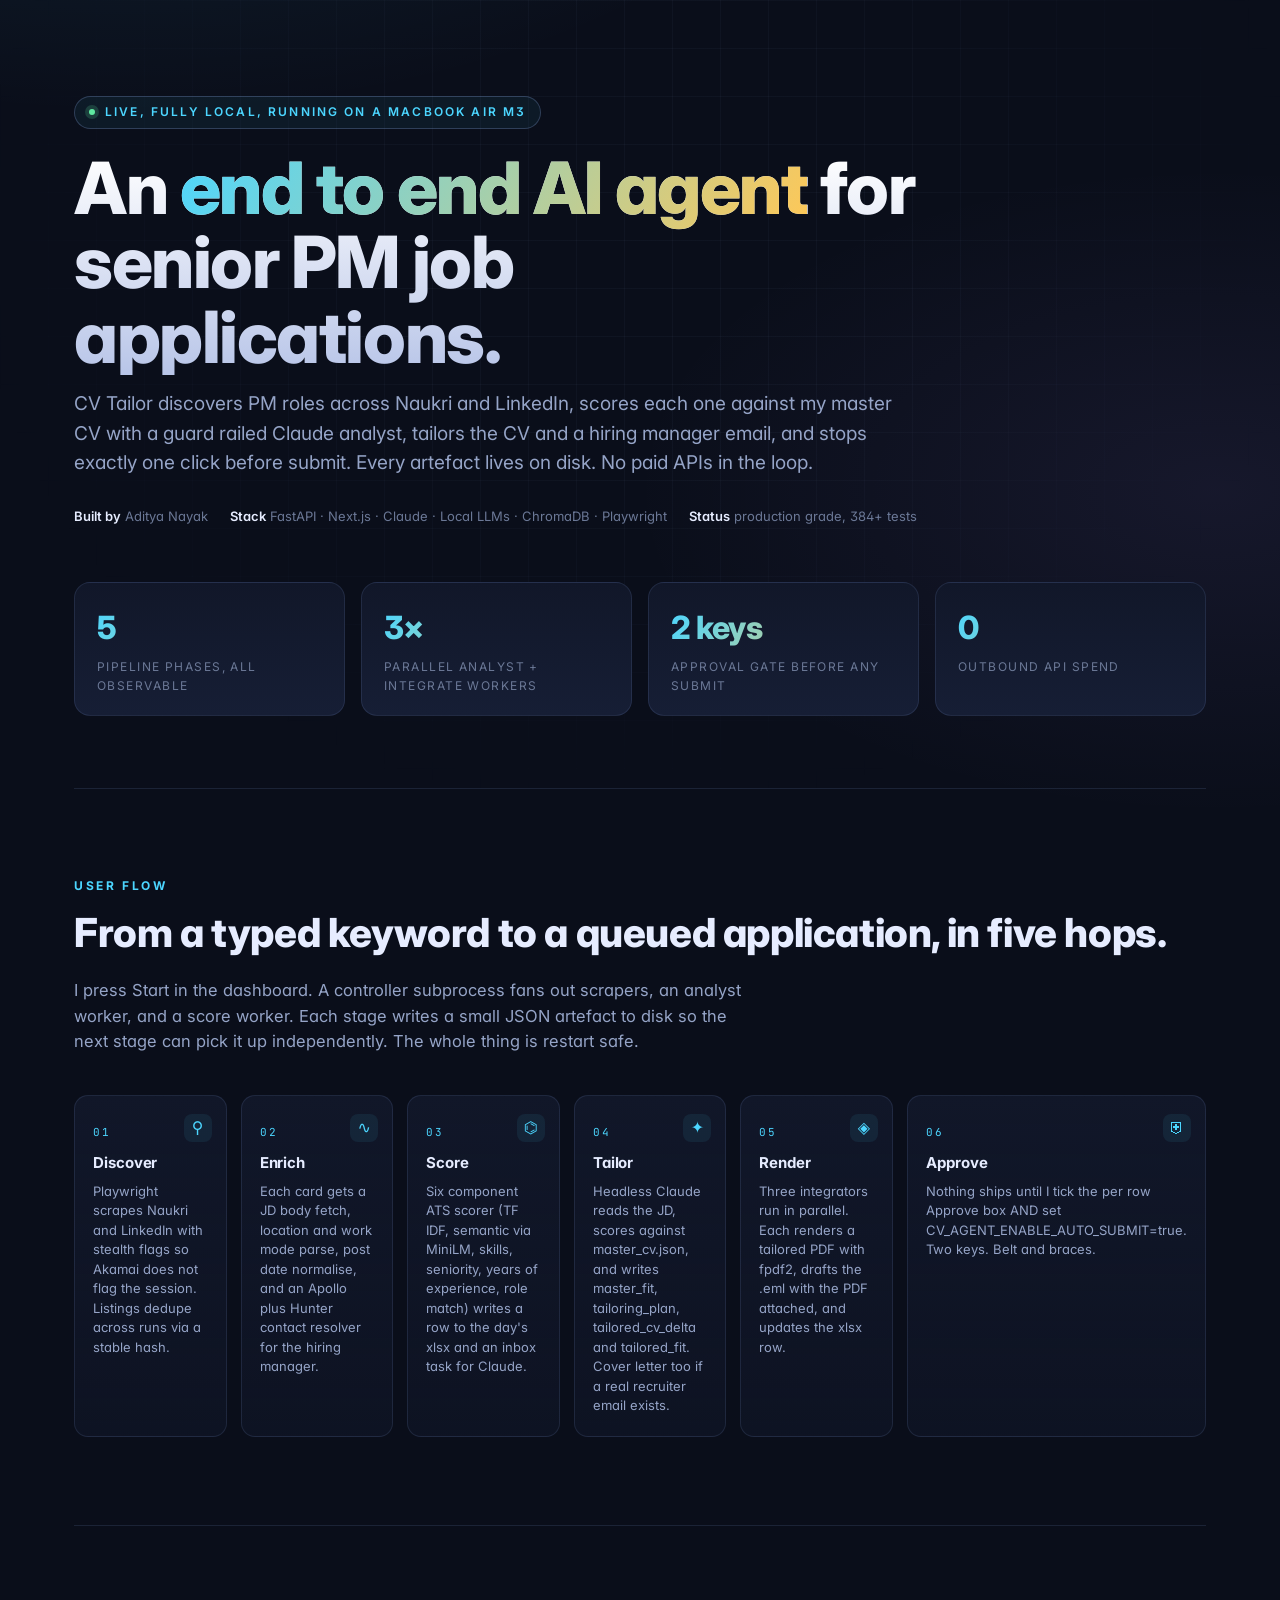
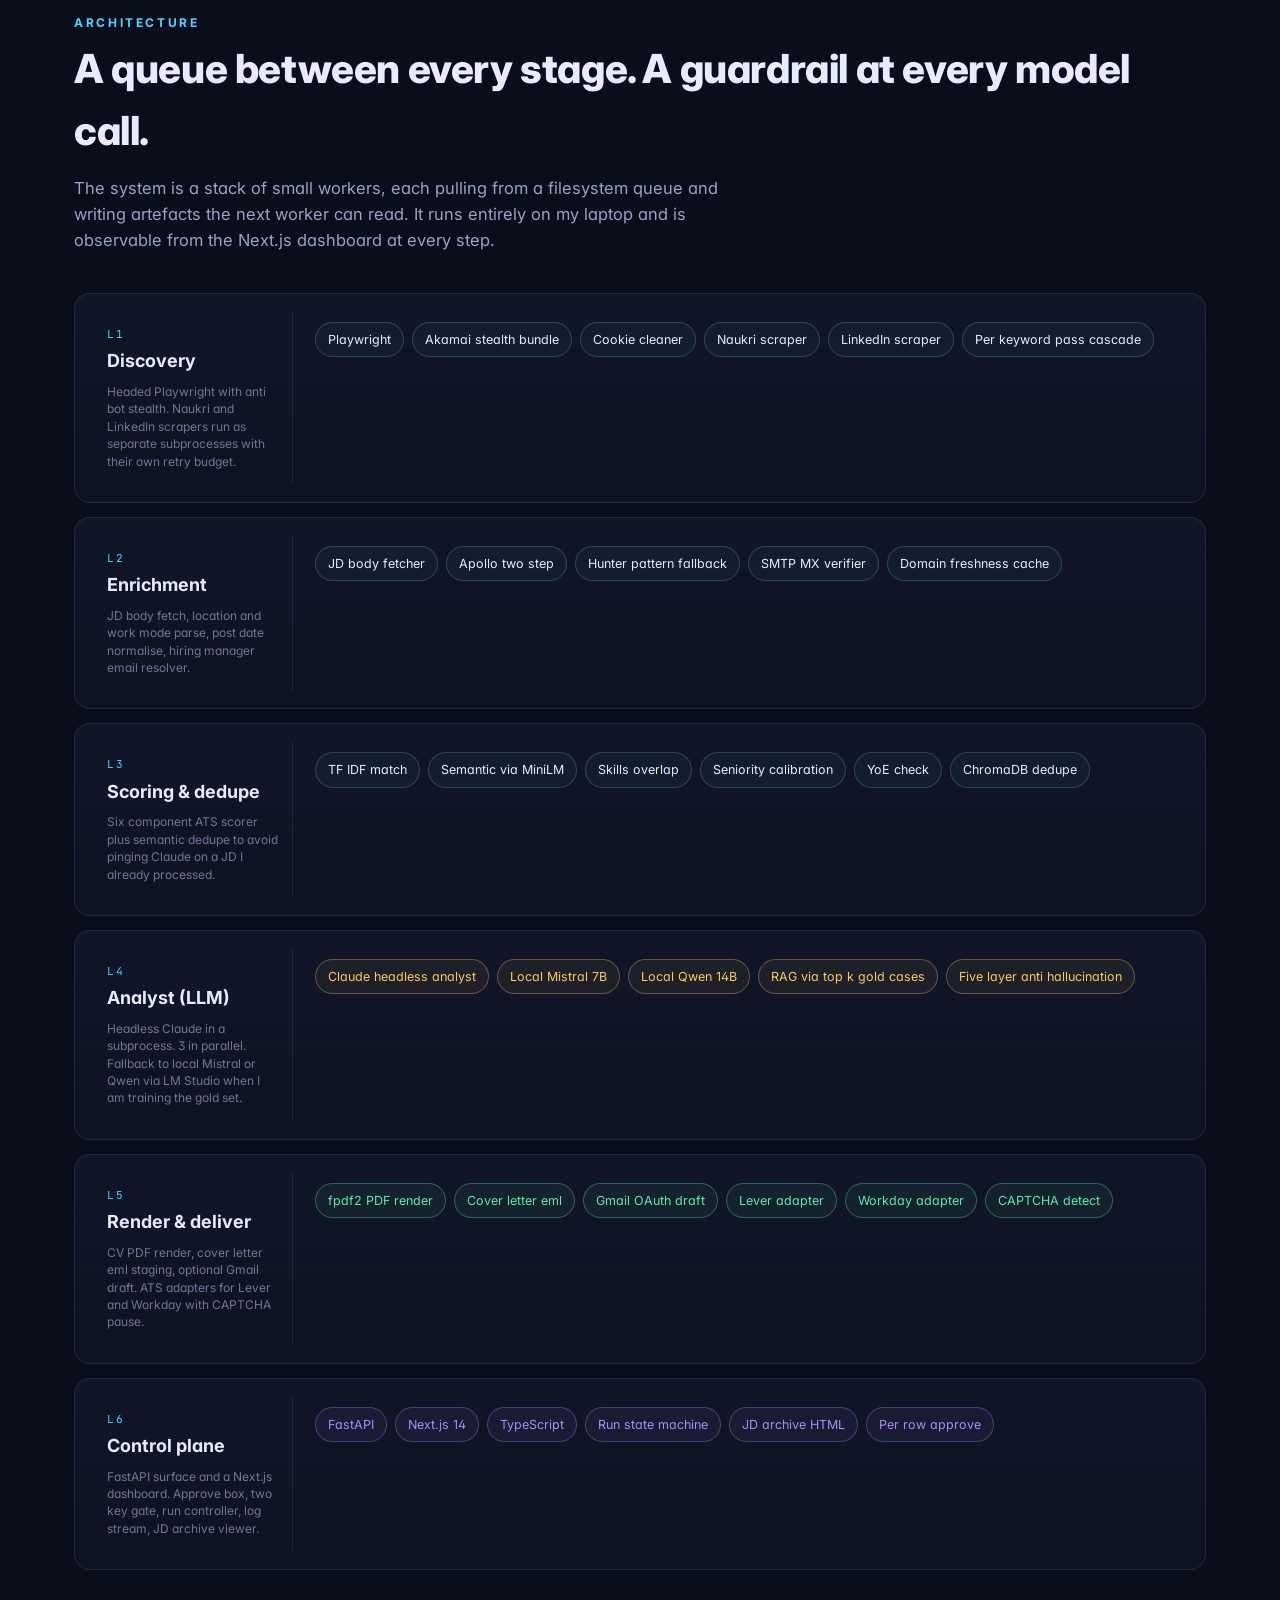
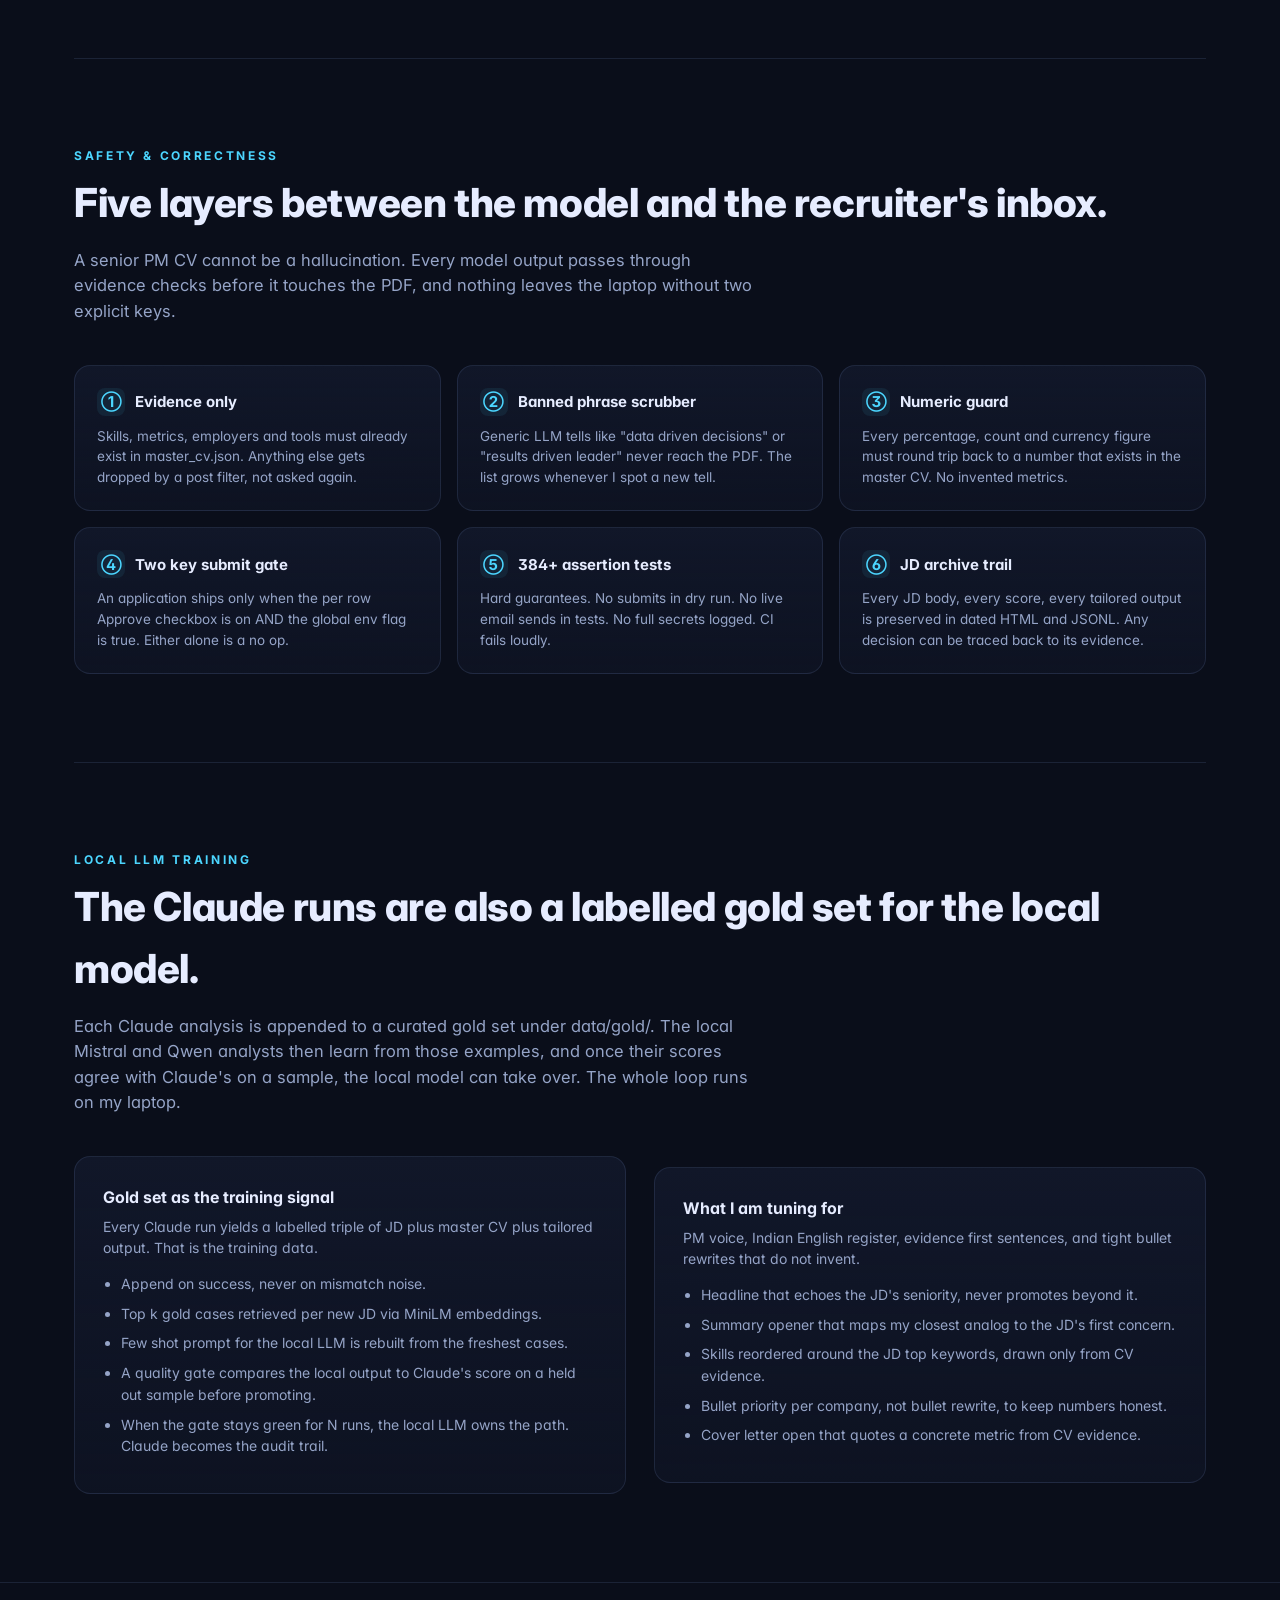
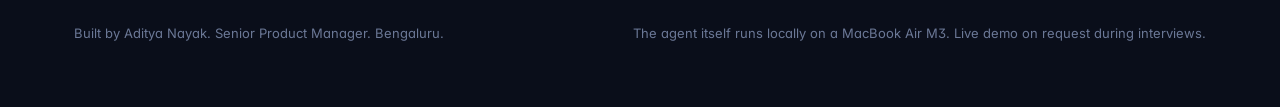
<file: cv-tailor.html>
<!doctype html>
<html lang="en-IN">
<head>
  <meta charset="utf-8" />
  <meta name="viewport" content="width=device-width, initial-scale=1" />
  <title>CV Tailor — End-to-end AI Job Application Agent</title>
  <meta name="description" content="A fully local AI agent that discovers PM roles, scores fit with Claude, tailors CVs, drafts outreach, and stops one click before submit. Built by Aditya Nayak." />
  <link rel="preconnect" href="https://fonts.googleapis.com" />
  <link rel="preconnect" href="https://fonts.gstatic.com" crossorigin />
  <link href="https://fonts.googleapis.com/css2?family=Inter:wght@400;500;600;700;800;900&family=JetBrains+Mono:wght@400;500;600&display=swap" rel="stylesheet" />
  <style>
    /* ----------------------------------------------------------
       Design tokens. Deep navy + electric cyan + warm amber. The
       palette echoes the PM/AI feel without leaning into the
       generic SaaS gradient look.
       ---------------------------------------------------------- */
    :root {
      --bg-deep: #0a0e1a;
      --bg-card: #111729;
      --bg-card-2: #161e35;
      --line: rgba(120, 144, 196, 0.16);
      --line-strong: rgba(120, 144, 196, 0.32);
      --text: #e6ecff;
      --text-muted: #95a4c7;
      --text-faint: #6b7896;
      --cyan: #4cd6ff;
      --cyan-deep: #1996c4;
      --amber: #ffc857;
      --green: #5fe9a1;
      --pink: #ff7ea8;
      --violet: #a78bfa;
      --shadow: 0 24px 60px -28px rgba(0, 0, 0, 0.6);
    }

    * { box-sizing: border-box; }
    html, body { margin: 0; padding: 0; }
    body {
      background:
        radial-gradient(1200px 600px at 10% -5%, rgba(76, 214, 255, 0.10), transparent 60%),
        radial-gradient(900px 500px at 95% 10%, rgba(167, 139, 250, 0.08), transparent 65%),
        radial-gradient(700px 700px at 50% 110%, rgba(255, 200, 87, 0.05), transparent 70%),
        var(--bg-deep);
      color: var(--text);
      font-family: 'Inter', system-ui, -apple-system, Segoe UI, Roboto, sans-serif;
      font-feature-settings: 'cv11', 'ss01';
      line-height: 1.55;
      min-height: 100vh;
      -webkit-font-smoothing: antialiased;
    }
    code, .mono { font-family: 'JetBrains Mono', ui-monospace, Menlo, Consolas, monospace; }

    a { color: var(--cyan); text-decoration: none; }
    a:hover { text-decoration: underline; }

    .wrap { max-width: 1180px; margin: 0 auto; padding: 0 24px; }

    /* ---------- Hero ---------- */
    header.hero {
      padding: 96px 0 72px;
      position: relative;
      overflow: hidden;
    }
    .hero-grid {
      position: absolute; inset: 0; z-index: 0;
      background-image:
        linear-gradient(rgba(120,144,196,0.05) 1px, transparent 1px),
        linear-gradient(90deg, rgba(120,144,196,0.05) 1px, transparent 1px);
      background-size: 48px 48px;
      mask-image: radial-gradient(ellipse at 50% 30%, black 30%, transparent 75%);
    }
    .hero-inner { position: relative; z-index: 1; }
    .eyebrow {
      display: inline-flex; align-items: center; gap: 10px;
      padding: 6px 14px;
      border: 1px solid var(--line-strong);
      border-radius: 999px;
      background: rgba(76, 214, 255, 0.06);
      color: var(--cyan);
      font-size: 12px; letter-spacing: 0.18em; font-weight: 600;
      text-transform: uppercase;
    }
    .eyebrow .dot {
      width: 6px; height: 6px; border-radius: 50%;
      background: var(--green);
      box-shadow: 0 0 0 4px rgba(95, 233, 161, 0.18);
      animation: pulse 2.4s ease-in-out infinite;
    }
    @keyframes pulse {
      0%, 100% { opacity: 1; }
      50% { opacity: 0.45; }
    }
    h1.title {
      font-size: clamp(40px, 6vw, 72px);
      line-height: 1.04;
      font-weight: 800;
      letter-spacing: -0.02em;
      margin: 22px 0 14px;
      max-width: 18ch;
      background: linear-gradient(180deg, #ffffff 0%, #b8c5e8 100%);
      -webkit-background-clip: text;
      background-clip: text;
      -webkit-text-fill-color: transparent;
    }
    h1.title .accent {
      background: linear-gradient(120deg, var(--cyan), var(--amber));
      -webkit-background-clip: text;
      background-clip: text;
      -webkit-text-fill-color: transparent;
    }
    p.lede {
      font-size: clamp(16px, 1.6vw, 19px);
      color: var(--text-muted);
      max-width: 70ch;
      margin: 0;
    }
    .hero-meta {
      margin-top: 28px;
      display: flex; flex-wrap: wrap; gap: 14px 22px;
      color: var(--text-faint);
      font-size: 13px;
    }
    .hero-meta b { color: var(--text); font-weight: 600; }

    /* ---------- Stat strip ---------- */
    .stats {
      margin-top: 56px;
      display: grid;
      grid-template-columns: repeat(4, 1fr);
      gap: 16px;
    }
    .stat {
      padding: 20px 22px;
      border: 1px solid var(--line);
      background: linear-gradient(180deg, var(--bg-card), var(--bg-card-2));
      border-radius: 16px;
    }
    .stat .num {
      font-size: 32px; font-weight: 800; letter-spacing: -0.02em;
      background: linear-gradient(120deg, var(--cyan), var(--amber));
      -webkit-background-clip: text; background-clip: text;
      -webkit-text-fill-color: transparent;
    }
    .stat .lbl {
      font-size: 12px; color: var(--text-faint);
      text-transform: uppercase; letter-spacing: 0.12em; margin-top: 6px;
    }
    @media (max-width: 720px) { .stats { grid-template-columns: repeat(2, 1fr); } }

    /* ---------- Section scaffold ---------- */
    section.block { padding: 88px 0; border-top: 1px solid var(--line); }
    section.block h2 {
      font-size: clamp(28px, 3.4vw, 40px);
      letter-spacing: -0.01em;
      margin: 0 0 14px;
      font-weight: 800;
    }
    section.block .kicker {
      font-size: 12px; letter-spacing: 0.22em; text-transform: uppercase;
      color: var(--cyan); font-weight: 700; margin-bottom: 6px;
    }
    section.block p.intro {
      color: var(--text-muted); max-width: 68ch; margin: 0 0 40px;
      font-size: 16.5px;
    }

    /* ---------- Flow ---------- */
    .flow {
      display: grid;
      grid-template-columns: repeat(6, 1fr);
      gap: 14px;
      counter-reset: step;
    }
    @media (max-width: 980px) { .flow { grid-template-columns: repeat(3, 1fr); } }
    @media (max-width: 600px) { .flow { grid-template-columns: repeat(2, 1fr); } }
    .step {
      counter-increment: step;
      padding: 22px 18px 20px;
      border: 1px solid var(--line);
      background: linear-gradient(180deg, var(--bg-card), rgba(17, 23, 41, 0.6));
      border-radius: 14px;
      position: relative;
      min-height: 188px;
      transition: border-color 200ms ease, transform 200ms ease;
    }
    .step:hover { border-color: var(--line-strong); transform: translateY(-2px); }
    .step::before {
      content: counter(step, decimal-leading-zero);
      font-family: 'JetBrains Mono', monospace;
      font-size: 11px;
      color: var(--cyan);
      letter-spacing: 0.18em;
    }
    .step h4 {
      margin: 8px 0 8px;
      font-size: 15px;
      font-weight: 700;
      letter-spacing: -0.005em;
    }
    .step p {
      margin: 0; color: var(--text-muted);
      font-size: 13px; line-height: 1.5;
    }
    .step .glyph {
      position: absolute; right: 14px; top: 18px;
      width: 28px; height: 28px;
      display: grid; place-items: center;
      border-radius: 8px;
      background: rgba(76, 214, 255, 0.08);
      color: var(--cyan);
    }

    /* ---------- Architecture diagram ---------- */
    .arch {
      display: grid;
      grid-template-columns: repeat(12, 1fr);
      gap: 14px;
    }
    .layer {
      grid-column: span 12;
      display: grid; grid-template-columns: 200px 1fr; gap: 18px;
      padding: 18px;
      border: 1px solid var(--line);
      border-radius: 16px;
      background: linear-gradient(180deg, var(--bg-card), rgba(17, 23, 41, 0.6));
    }
    .layer .layer-tag {
      display: flex; flex-direction: column; gap: 4px;
      padding: 14px;
      border-right: 1px solid var(--line);
      align-self: stretch;
    }
    .layer .layer-tag .num {
      font-family: 'JetBrains Mono', monospace;
      color: var(--cyan); font-size: 11px; letter-spacing: 0.16em;
    }
    .layer .layer-tag .name {
      font-size: 18px; font-weight: 700;
    }
    .layer .layer-tag .blurb {
      font-size: 12px; color: var(--text-faint); line-height: 1.45; margin-top: 4px;
    }
    .pills {
      display: flex; flex-wrap: wrap; gap: 8px; align-content: flex-start;
      padding: 10px 4px;
    }
    .pill {
      padding: 7px 12px;
      border: 1px solid var(--line-strong);
      background: rgba(76, 214, 255, 0.04);
      border-radius: 999px;
      font-size: 12.5px;
      color: var(--text);
      white-space: nowrap;
    }
    .pill.am { color: var(--amber); border-color: rgba(255, 200, 87, 0.32); background: rgba(255, 200, 87, 0.06); }
    .pill.gn { color: var(--green); border-color: rgba(95, 233, 161, 0.32); background: rgba(95, 233, 161, 0.06); }
    .pill.pk { color: var(--pink); border-color: rgba(255, 126, 168, 0.32); background: rgba(255, 126, 168, 0.06); }
    .pill.vi { color: var(--violet); border-color: rgba(167, 139, 250, 0.32); background: rgba(167, 139, 250, 0.06); }
    @media (max-width: 720px) {
      .layer { grid-template-columns: 1fr; }
      .layer .layer-tag { border-right: none; border-bottom: 1px solid var(--line); }
    }

    /* ---------- Guardrail callouts ---------- */
    .guards {
      display: grid; grid-template-columns: repeat(3, 1fr); gap: 16px;
    }
    @media (max-width: 880px) { .guards { grid-template-columns: 1fr; } }
    .guard {
      padding: 22px;
      border: 1px solid var(--line);
      border-radius: 16px;
      background: linear-gradient(180deg, var(--bg-card), rgba(17, 23, 41, 0.55));
    }
    .guard h4 {
      margin: 0 0 10px;
      font-size: 15px;
      display: flex; align-items: center; gap: 10px;
    }
    .guard h4 .ic {
      width: 28px; height: 28px; border-radius: 8px;
      display: grid; place-items: center;
      background: rgba(76, 214, 255, 0.08);
      color: var(--cyan);
    }
    .guard p { color: var(--text-muted); margin: 0; font-size: 13.5px; }

    /* ---------- Training loop ---------- */
    .train {
      display: grid; grid-template-columns: 1fr 1fr; gap: 28px; align-items: center;
    }
    @media (max-width: 880px) { .train { grid-template-columns: 1fr; } }
    .train .card {
      padding: 28px;
      border: 1px solid var(--line);
      background: linear-gradient(180deg, var(--bg-card), rgba(17, 23, 41, 0.55));
      border-radius: 16px;
    }
    .train ul {
      margin: 14px 0 0; padding-left: 18px;
      color: var(--text-muted); font-size: 14px;
    }
    .train ul li { margin-bottom: 8px; }

    /* ---------- Footer ---------- */
    footer.foot {
      padding: 40px 0 64px;
      color: var(--text-faint);
      border-top: 1px solid var(--line);
      font-size: 13px;
    }
    .foot .row { display: flex; justify-content: space-between; flex-wrap: wrap; gap: 12px; }

    /* ---------- Animation: gentle reveal on scroll ---------- */
    .reveal { opacity: 0; transform: translateY(14px); transition: opacity 700ms ease, transform 700ms ease; }
    .reveal.in { opacity: 1; transform: none; }
  </style>
</head>
<body>
  <header class="hero">
    <div class="hero-grid" aria-hidden="true"></div>
    <div class="wrap hero-inner">
      <span class="eyebrow"><span class="dot"></span>Live, fully local, running on a MacBook Air M3</span>
      <h1 class="title">An <span class="accent">end to end AI agent</span> for senior PM job applications.</h1>
      <p class="lede">
        CV Tailor discovers PM roles across Naukri and LinkedIn, scores each
        one against my master CV with a guard railed Claude analyst, tailors
        the CV and a hiring manager email, and stops exactly one click before
        submit. Every artefact lives on disk. No paid APIs in the loop.
      </p>
      <div class="hero-meta">
        <span><b>Built by</b> Aditya Nayak</span>
        <span><b>Stack</b> FastAPI · Next.js · Claude · Local LLMs · ChromaDB · Playwright</span>
        <span><b>Status</b> production grade, 384+ tests</span>
      </div>

      <div class="stats">
        <div class="stat">
          <div class="num">5</div>
          <div class="lbl">Pipeline phases, all observable</div>
        </div>
        <div class="stat">
          <div class="num">3×</div>
          <div class="lbl">Parallel analyst + integrate workers</div>
        </div>
        <div class="stat">
          <div class="num">2 keys</div>
          <div class="lbl">Approval gate before any submit</div>
        </div>
        <div class="stat">
          <div class="num">0</div>
          <div class="lbl">Outbound API spend</div>
        </div>
      </div>
    </div>
  </header>

  <main class="wrap">

    <!-- =================== USER FLOW =================== -->
    <section class="block reveal" id="flow">
      <div class="kicker">User flow</div>
      <h2>From a typed keyword to a queued application, in five hops.</h2>
      <p class="intro">
        I press Start in the dashboard. A controller subprocess fans out
        scrapers, an analyst worker, and a score worker. Each stage writes a
        small JSON artefact to disk so the next stage can pick it up
        independently. The whole thing is restart safe.
      </p>

      <div class="flow">
        <div class="step">
          <span class="glyph">⚲</span>
          <h4>Discover</h4>
          <p>Playwright scrapes Naukri and LinkedIn with stealth flags so Akamai does not flag the session. Listings dedupe across runs via a stable hash.</p>
        </div>
        <div class="step">
          <span class="glyph">∿</span>
          <h4>Enrich</h4>
          <p>Each card gets a JD body fetch, location and work mode parse, post date normalise, and an Apollo plus Hunter contact resolver for the hiring manager.</p>
        </div>
        <div class="step">
          <span class="glyph">⌬</span>
          <h4>Score</h4>
          <p>Six component ATS scorer (TF IDF, semantic via MiniLM, skills, seniority, years of experience, role match) writes a row to the day's xlsx and an inbox task for Claude.</p>
        </div>
        <div class="step">
          <span class="glyph">✦</span>
          <h4>Tailor</h4>
          <p>Headless Claude reads the JD, scores against master_cv.json, and writes master_fit, tailoring_plan, tailored_cv_delta and tailored_fit. Cover letter too if a real recruiter email exists.</p>
        </div>
        <div class="step">
          <span class="glyph">◈</span>
          <h4>Render</h4>
          <p>Three integrators run in parallel. Each renders a tailored PDF with fpdf2, drafts the .eml with the PDF attached, and updates the xlsx row.</p>
        </div>
        <div class="step">
          <span class="glyph">⛨</span>
          <h4>Approve</h4>
          <p>Nothing ships until I tick the per row Approve box AND set CV_AGENT_ENABLE_AUTO_SUBMIT=true. Two keys. Belt and braces.</p>
        </div>
      </div>
    </section>

    <!-- =================== ARCHITECTURE =================== -->
    <section class="block reveal" id="architecture">
      <div class="kicker">Architecture</div>
      <h2>A queue between every stage. A guardrail at every model call.</h2>
      <p class="intro">
        The system is a stack of small workers, each pulling from a
        filesystem queue and writing artefacts the next worker can read. It
        runs entirely on my laptop and is observable from the Next.js
        dashboard at every step.
      </p>

      <div class="arch">

        <div class="layer">
          <div class="layer-tag">
            <span class="num">L1</span>
            <span class="name">Discovery</span>
            <span class="blurb">Headed Playwright with anti bot stealth. Naukri and LinkedIn scrapers run as separate subprocesses with their own retry budget.</span>
          </div>
          <div class="pills">
            <span class="pill">Playwright</span>
            <span class="pill">Akamai stealth bundle</span>
            <span class="pill">Cookie cleaner</span>
            <span class="pill">Naukri scraper</span>
            <span class="pill">LinkedIn scraper</span>
            <span class="pill">Per keyword pass cascade</span>
          </div>
        </div>

        <div class="layer">
          <div class="layer-tag">
            <span class="num">L2</span>
            <span class="name">Enrichment</span>
            <span class="blurb">JD body fetch, location and work mode parse, post date normalise, hiring manager email resolver.</span>
          </div>
          <div class="pills">
            <span class="pill">JD body fetcher</span>
            <span class="pill">Apollo two step</span>
            <span class="pill">Hunter pattern fallback</span>
            <span class="pill">SMTP MX verifier</span>
            <span class="pill">Domain freshness cache</span>
          </div>
        </div>

        <div class="layer">
          <div class="layer-tag">
            <span class="num">L3</span>
            <span class="name">Scoring &amp; dedupe</span>
            <span class="blurb">Six component ATS scorer plus semantic dedupe to avoid pinging Claude on a JD I already processed.</span>
          </div>
          <div class="pills">
            <span class="pill">TF IDF match</span>
            <span class="pill">Semantic via MiniLM</span>
            <span class="pill">Skills overlap</span>
            <span class="pill">Seniority calibration</span>
            <span class="pill">YoE check</span>
            <span class="pill">ChromaDB dedupe</span>
          </div>
        </div>

        <div class="layer">
          <div class="layer-tag">
            <span class="num">L4</span>
            <span class="name">Analyst (LLM)</span>
            <span class="blurb">Headless Claude in a subprocess. 3 in parallel. Fallback to local Mistral or Qwen via LM Studio when I am training the gold set.</span>
          </div>
          <div class="pills">
            <span class="pill am">Claude headless analyst</span>
            <span class="pill am">Local Mistral 7B</span>
            <span class="pill am">Local Qwen 14B</span>
            <span class="pill am">RAG via top k gold cases</span>
            <span class="pill am">Five layer anti hallucination</span>
          </div>
        </div>

        <div class="layer">
          <div class="layer-tag">
            <span class="num">L5</span>
            <span class="name">Render &amp; deliver</span>
            <span class="blurb">CV PDF render, cover letter eml staging, optional Gmail draft. ATS adapters for Lever and Workday with CAPTCHA pause.</span>
          </div>
          <div class="pills">
            <span class="pill gn">fpdf2 PDF render</span>
            <span class="pill gn">Cover letter eml</span>
            <span class="pill gn">Gmail OAuth draft</span>
            <span class="pill gn">Lever adapter</span>
            <span class="pill gn">Workday adapter</span>
            <span class="pill gn">CAPTCHA detect</span>
          </div>
        </div>

        <div class="layer">
          <div class="layer-tag">
            <span class="num">L6</span>
            <span class="name">Control plane</span>
            <span class="blurb">FastAPI surface and a Next.js dashboard. Approve box, two key gate, run controller, log stream, JD archive viewer.</span>
          </div>
          <div class="pills">
            <span class="pill vi">FastAPI</span>
            <span class="pill vi">Next.js 14</span>
            <span class="pill vi">TypeScript</span>
            <span class="pill vi">Run state machine</span>
            <span class="pill vi">JD archive HTML</span>
            <span class="pill vi">Per row approve</span>
          </div>
        </div>

      </div>
    </section>

    <!-- =================== GUARDRAILS =================== -->
    <section class="block reveal" id="guardrails">
      <div class="kicker">Safety &amp; correctness</div>
      <h2>Five layers between the model and the recruiter's inbox.</h2>
      <p class="intro">
        A senior PM CV cannot be a hallucination. Every model output passes
        through evidence checks before it touches the PDF, and nothing leaves
        the laptop without two explicit keys.
      </p>

      <div class="guards">
        <div class="guard">
          <h4><span class="ic">①</span>Evidence only</h4>
          <p>Skills, metrics, employers and tools must already exist in master_cv.json. Anything else gets dropped by a post filter, not asked again.</p>
        </div>
        <div class="guard">
          <h4><span class="ic">②</span>Banned phrase scrubber</h4>
          <p>Generic LLM tells like "data driven decisions" or "results driven leader" never reach the PDF. The list grows whenever I spot a new tell.</p>
        </div>
        <div class="guard">
          <h4><span class="ic">③</span>Numeric guard</h4>
          <p>Every percentage, count and currency figure must round trip back to a number that exists in the master CV. No invented metrics.</p>
        </div>
        <div class="guard">
          <h4><span class="ic">④</span>Two key submit gate</h4>
          <p>An application ships only when the per row Approve checkbox is on AND the global env flag is true. Either alone is a no op.</p>
        </div>
        <div class="guard">
          <h4><span class="ic">⑤</span>384+ assertion tests</h4>
          <p>Hard guarantees. No submits in dry run. No live email sends in tests. No full secrets logged. CI fails loudly.</p>
        </div>
        <div class="guard">
          <h4><span class="ic">⑥</span>JD archive trail</h4>
          <p>Every JD body, every score, every tailored output is preserved in dated HTML and JSONL. Any decision can be traced back to its evidence.</p>
        </div>
      </div>
    </section>

    <!-- =================== TRAINING LOOP =================== -->
    <section class="block reveal" id="training">
      <div class="kicker">Local LLM training</div>
      <h2>The Claude runs are also a labelled gold set for the local model.</h2>
      <p class="intro">
        Each Claude analysis is appended to a curated gold set under
        data/gold/. The local Mistral and Qwen analysts then learn from those
        examples, and once their scores agree with Claude's on a sample, the
        local model can take over. The whole loop runs on my laptop.
      </p>
      <div class="train">
        <div class="card">
          <h3 style="margin:0 0 6px; font-size:16px;">Gold set as the training signal</h3>
          <p style="margin:0; color: var(--text-muted); font-size: 14px;">Every Claude run yields a labelled triple of JD plus master CV plus tailored output. That is the training data.</p>
          <ul>
            <li>Append on success, never on mismatch noise.</li>
            <li>Top k gold cases retrieved per new JD via MiniLM embeddings.</li>
            <li>Few shot prompt for the local LLM is rebuilt from the freshest cases.</li>
            <li>A quality gate compares the local output to Claude's score on a held out sample before promoting.</li>
            <li>When the gate stays green for N runs, the local LLM owns the path. Claude becomes the audit trail.</li>
          </ul>
        </div>
        <div class="card">
          <h3 style="margin:0 0 6px; font-size:16px;">What I am tuning for</h3>
          <p style="margin:0; color: var(--text-muted); font-size: 14px;">PM voice, Indian English register, evidence first sentences, and tight bullet rewrites that do not invent.</p>
          <ul>
            <li>Headline that echoes the JD's seniority, never promotes beyond it.</li>
            <li>Summary opener that maps my closest analog to the JD's first concern.</li>
            <li>Skills reordered around the JD top keywords, drawn only from CV evidence.</li>
            <li>Bullet priority per company, not bullet rewrite, to keep numbers honest.</li>
            <li>Cover letter open that quotes a concrete metric from CV evidence.</li>
          </ul>
        </div>
      </div>
    </section>

  </main>

  <footer class="foot">
    <div class="wrap row">
      <span>Built by Aditya Nayak. Senior Product Manager. Bengaluru.</span>
      <span>The agent itself runs locally on a MacBook Air M3. Live demo on request during interviews.</span>
    </div>
  </footer>

  <script>
    /* Gentle scroll reveal so the page feels alive without flashy
       animations. Falls back to "always visible" if IntersectionObserver
       is missing. */
    (function () {
      var els = document.querySelectorAll('.reveal');
      if (!('IntersectionObserver' in window)) {
        els.forEach(function (el) { el.classList.add('in'); });
        return;
      }
      var io = new IntersectionObserver(function (entries) {
        entries.forEach(function (e) {
          if (e.isIntersecting) {
            e.target.classList.add('in');
            io.unobserve(e.target);
          }
        });
      }, { threshold: 0.12 });
      els.forEach(function (el) { io.observe(el); });
    })();
  </script>
</body>
</html>
</file>
